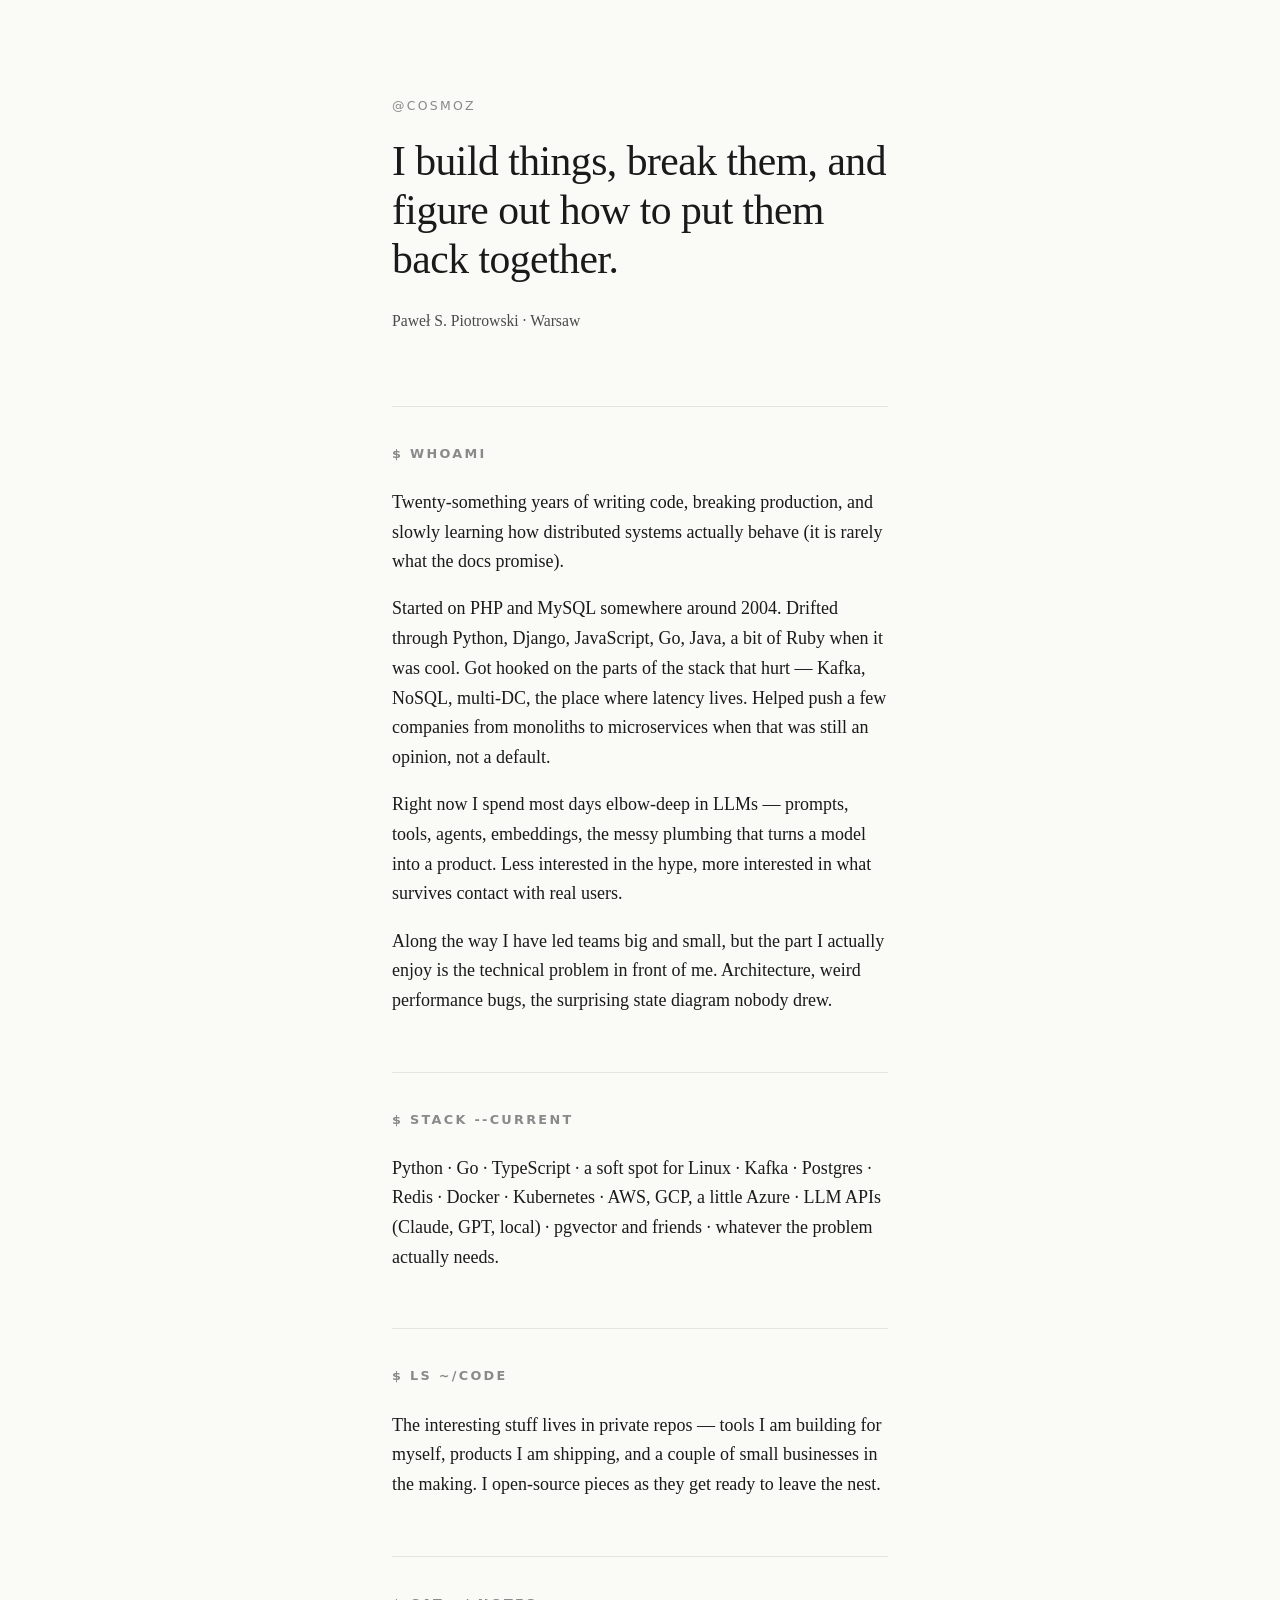
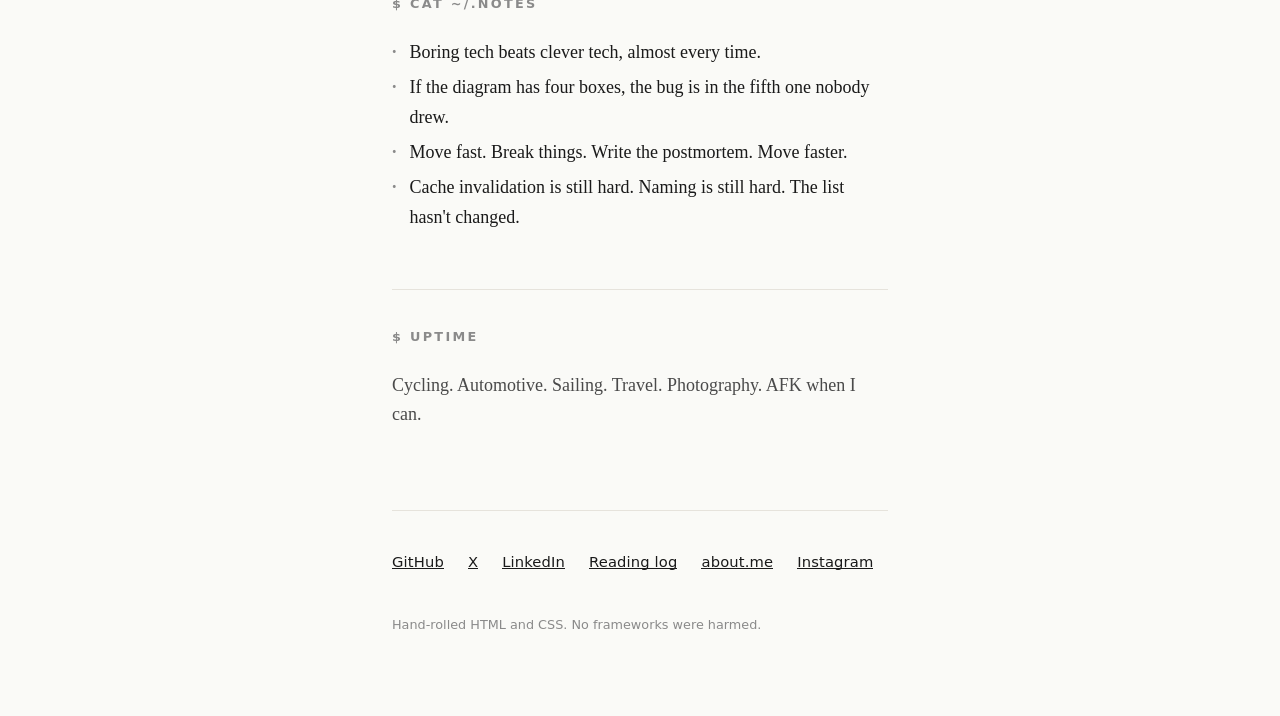
<file: index.html>
<!doctype html>
<html lang="en">
<head>
<meta charset="utf-8">
<meta name="viewport" content="width=device-width, initial-scale=1">
<title>cosmoz — Paweł S. Piotrowski</title>
<meta name="description" content="Builder. Architect. Twenty-something years writing code. Currently obsessed with LLMs and the systems we wrap around them.">
<meta property="og:title" content="cosmoz">
<meta property="og:description" content="Builder, architect, perpetual tinkerer. Based in Warsaw.">
<meta property="og:type" content="profile">
<meta property="og:url" content="https://psp.works/">
<link rel="icon" href="data:image/svg+xml,%3Csvg xmlns='http://www.w3.org/2000/svg' viewBox='0 0 100 100'%3E%3Ctext y='.9em' font-size='90' font-family='Georgia,serif'%3EP%3C/text%3E%3C/svg%3E">
<link rel="stylesheet" href="styles.css">
</head>
<body>

<main>

<header class="intro">
  <p class="eyebrow">@cosmoz</p>
  <h1>I build things, break them, and figure out how to put them back together.</h1>
  <p class="meta">Paweł S. Piotrowski · Warsaw</p>
</header>

<section>
  <h2>$ whoami</h2>
  <p>
    Twenty-something years of writing code, breaking production, and slowly learning
    how distributed systems actually behave (it is rarely what the docs promise).
  </p>
  <p>
    Started on PHP and MySQL somewhere around 2004. Drifted through Python, Django,
    JavaScript, Go, Java, a bit of Ruby when it was cool. Got hooked on the parts
    of the stack that hurt — Kafka, NoSQL, multi-DC, the place where latency lives.
    Helped push a few companies from monoliths to microservices when that was still
    an opinion, not a default.
  </p>
  <p>
    Right now I spend most days elbow-deep in LLMs — prompts, tools, agents,
    embeddings, the messy plumbing that turns a model into a product. Less interested
    in the hype, more interested in what survives contact with real users.
  </p>
  <p>
    Along the way I have led teams big and small, but the part I actually enjoy is
    the technical problem in front of me. Architecture, weird performance bugs,
    the surprising state diagram nobody drew.
  </p>
</section>

<section>
  <h2>$ stack --current</h2>
  <p>
    Python · Go · TypeScript · a soft spot for Linux · Kafka · Postgres ·
    Redis · Docker · Kubernetes · AWS, GCP, a little Azure · LLM APIs (Claude, GPT, local) ·
    pgvector and friends · whatever the problem actually needs.
  </p>
</section>

<section>
  <h2>$ ls ~/code</h2>
  <p>
    The interesting stuff lives in private repos — tools I am building for myself,
    products I am shipping, and a couple of small businesses in the making. I open-source
    pieces as they get ready to leave the nest.
  </p>
</section>

<section>
  <h2>$ cat ~/.notes</h2>
  <ul>
    <li>Boring tech beats clever tech, almost every time.</li>
    <li>If the diagram has four boxes, the bug is in the fifth one nobody drew.</li>
    <li>Move fast. Break things. Write the postmortem. Move faster.</li>
    <li>Cache invalidation is still hard. Naming is still hard. The list hasn't changed.</li>
  </ul>
</section>

<section>
  <h2>$ uptime</h2>
  <p class="muted">Cycling. Automotive. Sailing. Travel. Photography. AFK when I can.</p>
</section>

<footer>
  <h2 class="sr-only">Elsewhere</h2>
  <ul class="links">
    <li><a href="https://github.com/cosmoz">GitHub</a></li>
    <li><a href="https://x.com/cosmoz">X</a></li>
    <li><a href="https://www.linkedin.com/in/pawelspiotrowski">LinkedIn</a></li>
    <li><a href="/read/">Reading log</a></li>
    <li><a href="https://about.me/pawel.s.piotrowski">about.me</a></li>
    <li><a href="https://www.instagram.com/pawel_s_piotrowski/">Instagram</a></li>
  </ul>
  <p class="colophon">Hand-rolled HTML and CSS. No frameworks were harmed.</p>
</footer>

</main>

</body>
</html>
</file>
<file: styles.css>
:root {
  --ink:        #1a1a1a;
  --ink-soft:   #4a4a4a;
  --ink-faint:  #8a8a8a;
  --paper:      #fafaf7;
  --rule:       #e6e3dc;
  --accent:     #7a3b2e;
  --measure:    34rem;
}

@media (prefers-color-scheme: dark) {
  :root {
    --ink:       #ececea;
    --ink-soft:  #bcb9b3;
    --ink-faint: #7e7c77;
    --paper:    #131312;
    --rule:     #2a2a28;
    --accent:   #d99b8a;
  }
}

* { box-sizing: border-box; }

html { -webkit-text-size-adjust: 100%; }

body {
  margin: 0;
  background: var(--paper);
  color: var(--ink);
  font-family: "Iowan Old Style", "Charter", "Cambria", Georgia, "Times New Roman", serif;
  font-size: 18px;
  line-height: 1.65;
  font-feature-settings: "kern", "liga", "onum";
  text-rendering: optimizeLegibility;
  -webkit-font-smoothing: antialiased;
  -moz-osx-font-smoothing: grayscale;
}

main {
  max-width: var(--measure);
  margin: 0 auto;
  padding: 6rem 1.5rem 5rem;
}

a {
  color: var(--ink);
  text-decoration: none;
  background-image: linear-gradient(currentColor, currentColor);
  background-position: 0 92%;
  background-repeat: no-repeat;
  background-size: 100% 1px;
  transition: color .15s ease, background-size .15s ease;
}
a:hover { color: var(--accent); }

p { margin: 0 0 1.1rem; }
strong { font-weight: 600; }

/* ── Intro ─────────────────────────────────────────────── */
.intro {
  margin-bottom: 4.5rem;
}
.eyebrow {
  font-family: -apple-system, BlinkMacSystemFont, "Segoe UI", system-ui, sans-serif;
  font-size: .78rem;
  letter-spacing: .18em;
  text-transform: uppercase;
  color: var(--ink-faint);
  margin: 0 0 1.25rem;
}
.intro h1 {
  font-size: clamp(1.85rem, 1.2rem + 2.4vw, 2.6rem);
  line-height: 1.18;
  font-weight: 500;
  letter-spacing: -.012em;
  margin: 0 0 1.5rem;
  max-width: 28ch;
}
.meta {
  color: var(--ink-soft);
  font-size: .98rem;
  margin: 0;
}

/* ── Section rhythm ────────────────────────────────────── */
section {
  margin: 3.5rem 0;
  padding-top: 2.25rem;
  border-top: 1px solid var(--rule);
}
h2 {
  font-family: -apple-system, BlinkMacSystemFont, "Segoe UI", system-ui, sans-serif;
  font-size: .8rem;
  font-weight: 600;
  letter-spacing: .18em;
  text-transform: uppercase;
  color: var(--ink-faint);
  margin: 0 0 1.5rem;
}

/* ── Lists ─────────────────────────────────────────────── */
ul { margin: 0 0 1.25rem; padding: 0; list-style: none; }
ul li {
  position: relative;
  padding-left: 1.1rem;
  margin-bottom: .35rem;
}
ul li::before {
  content: "·";
  position: absolute;
  left: 0;
  color: var(--ink-faint);
  font-weight: 700;
}

.cols {
  columns: 2;
  column-gap: 2rem;
}
.cols li { break-inside: avoid; }

/* ── Roles ─────────────────────────────────────────────── */
.role {
  margin-bottom: 2.5rem;
}
.role:last-of-type { margin-bottom: 0; }
.role h3 {
  font-size: 1.15rem;
  font-weight: 600;
  margin: 0 0 .25rem;
  letter-spacing: -.005em;
}
.role-meta {
  font-family: -apple-system, BlinkMacSystemFont, "Segoe UI", system-ui, sans-serif;
  font-size: .88rem;
  color: var(--ink-soft);
  margin: 0;
}
.role-context {
  font-size: .92rem;
  color: var(--ink-faint);
  margin: .15rem 0 .9rem;
  font-style: italic;
}
.role ul { margin-top: .6rem; }

/* ── Projects ──────────────────────────────────────────── */
.projects li {
  padding-left: 0;
  margin-bottom: 1.25rem;
}
.projects li::before { content: ""; }
.projects strong { font-size: 1rem; }
.projects .lang {
  font-family: -apple-system, BlinkMacSystemFont, "Segoe UI", system-ui, sans-serif;
  font-size: .75rem;
  letter-spacing: .04em;
  color: var(--ink-faint);
  margin-left: .6rem;
}
.projects p {
  margin: .2rem 0 0;
  color: var(--ink-soft);
  font-size: .96rem;
}

.muted { color: var(--ink-soft); }

/* ── Footer / Elsewhere ────────────────────────────────── */
footer {
  margin-top: 5rem;
  padding-top: 2.25rem;
  border-top: 1px solid var(--rule);
}
.links {
  display: flex;
  flex-wrap: wrap;
  gap: 1.25rem 1.5rem;
  margin: 0 0 2rem;
}
.links li { padding-left: 0; }
.links li::before { content: ""; }
.links a {
  font-family: -apple-system, BlinkMacSystemFont, "Segoe UI", system-ui, sans-serif;
  font-size: .92rem;
  letter-spacing: .01em;
}
.colophon {
  font-family: -apple-system, BlinkMacSystemFont, "Segoe UI", system-ui, sans-serif;
  font-size: .8rem;
  color: var(--ink-faint);
  margin: 0;
}

.sr-only {
  position: absolute;
  width: 1px; height: 1px;
  padding: 0; margin: -1px;
  overflow: hidden;
  clip: rect(0,0,0,0);
  white-space: nowrap;
  border: 0;
}

/* ── Smaller screens ───────────────────────────────────── */
@media (max-width: 640px) {
  main { padding: 3.5rem 1.25rem 3rem; }
  .intro { margin-bottom: 3rem; }
  section { margin: 2.75rem 0; padding-top: 1.75rem; }
  .cols { columns: 1; }
}
</file>
